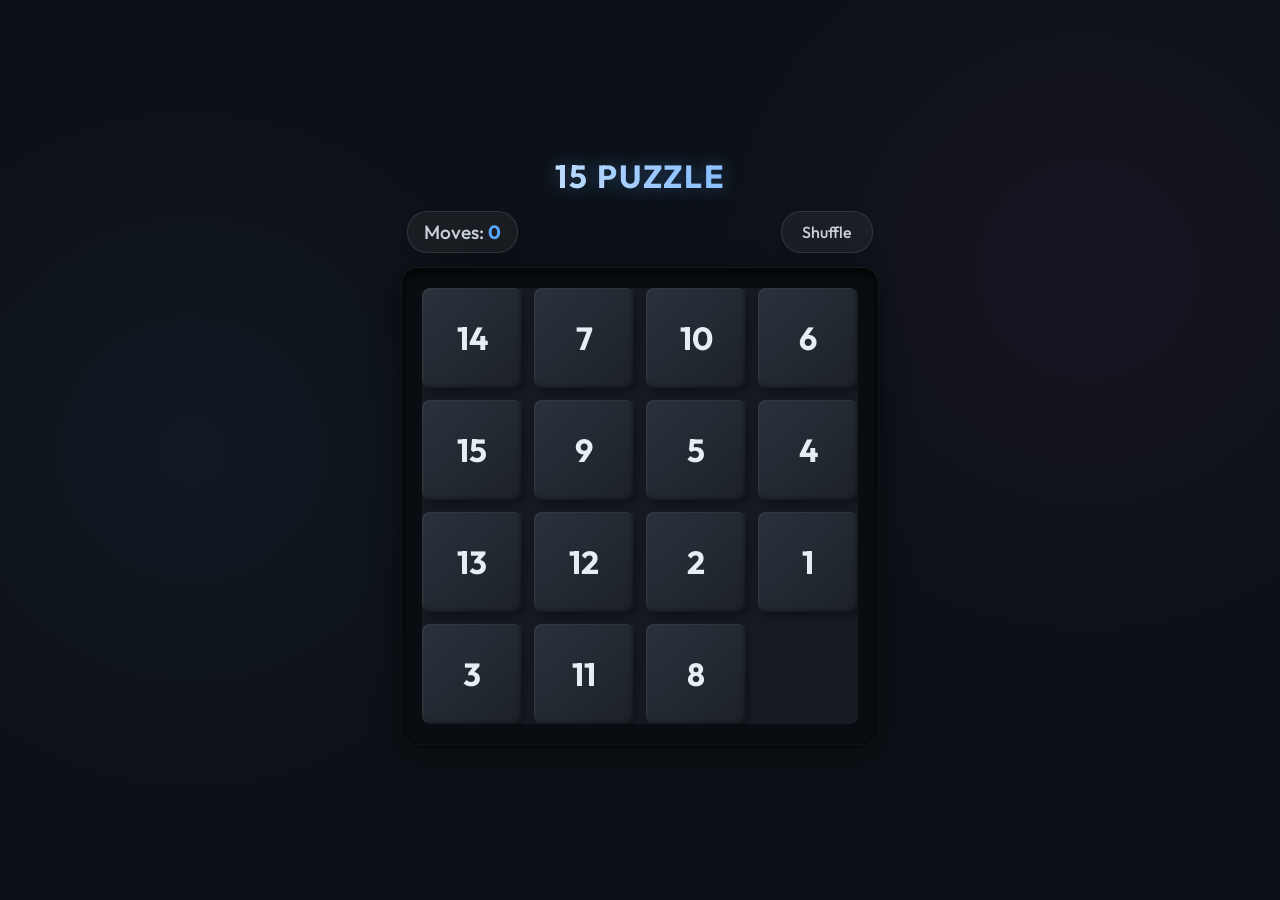
<file: index.html>
<!DOCTYPE html>
<html lang="en">
<head>
    <meta charset="UTF-8">
    <meta name="viewport" content="width=device-width, initial-scale=1.0, maximum-scale=1.0, user-scalable=no">
    <title>15 Puzzle Premium</title>
    <link rel="preconnect" href="https://fonts.googleapis.com">
    <link rel="preconnect" href="https://fonts.gstatic.com" crossorigin>
    <link href="https://fonts.googleapis.com/css2?family=Outfit:wght@300;500;700&display=swap" rel="stylesheet">
    <link rel="stylesheet" href="style.css">
</head>
<body>
    <div class="app-container">
        <header>
            <h1>15 PUZZLE</h1>
            <div class="stats">
                <div class="moves-container">Moves: <span id="move-counter" class="highlight">0</span></div>
                <button id="shuffle-btn" class="glass-btn">Shuffle</button>
            </div>
        </header>

        <main>
            <div id="board-housing">
                <div id="board"></div>
            </div>
        </main>
    </div>

    <div id="win-modal" class="modal hidden">
        <div class="modal-content glass-panel">
            <h2>Congratulations!</h2>
            <p>You solved the puzzle in <span id="final-moves" class="highlight">0</span> moves.</p>
            <button id="play-again-btn" class="glass-btn primary">Play Again</button>
        </div>
    </div>

    <script src="script.js"></script>
</body>
</html>
</file>
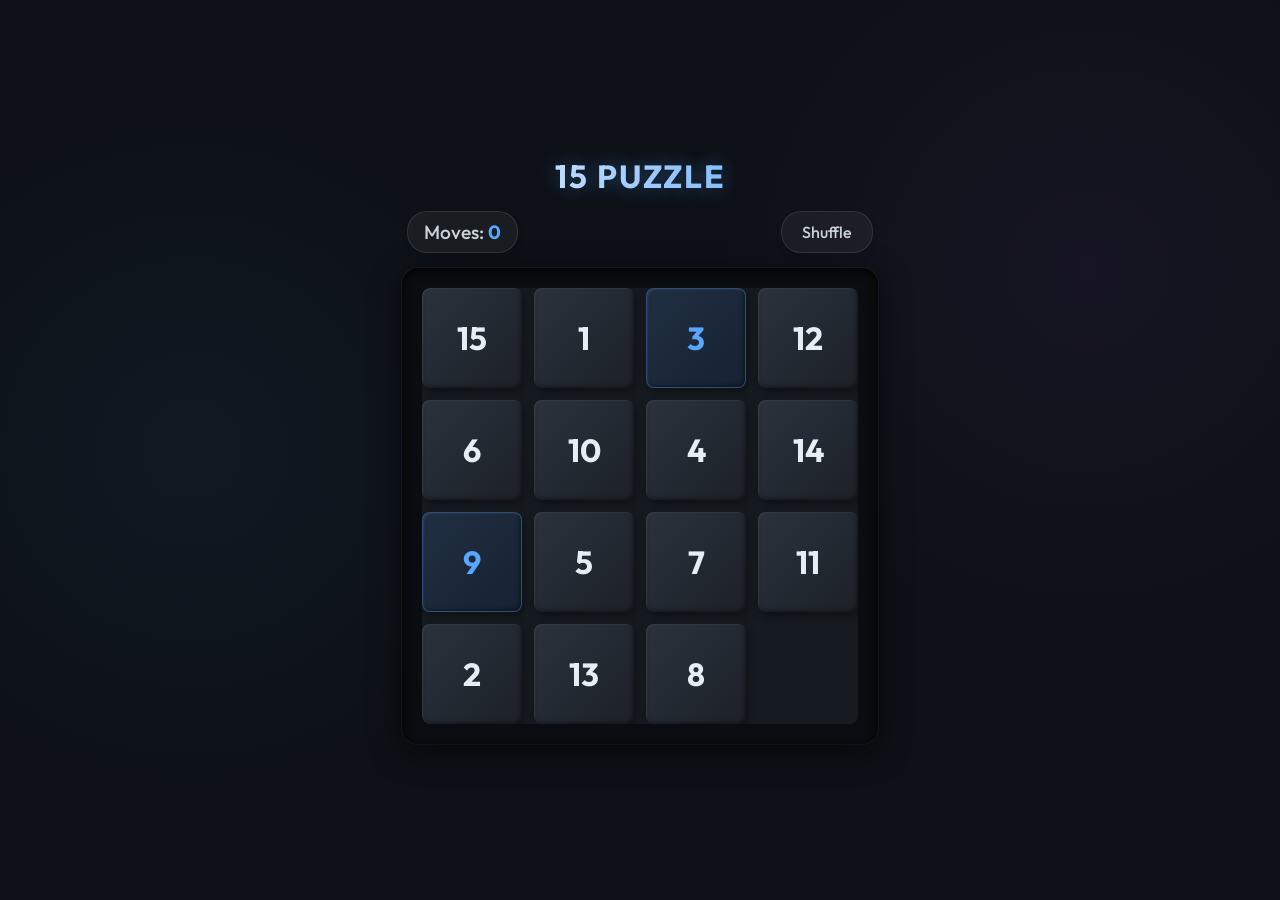
<file: embed.html>
<!DOCTYPE html>
<html lang="en">
<head>
    <meta charset="UTF-8">
    <meta name="viewport" content="width=device-width, initial-scale=1.0, maximum-scale=1.0, user-scalable=no">
    <title>15 Puzzle Premium</title>
    <link rel="preconnect" href="https://fonts.googleapis.com">
    <link rel="preconnect" href="https://fonts.gstatic.com" crossorigin>
    <link href="https://fonts.googleapis.com/css2?family=Outfit:wght@300;500;700&display=swap" rel="stylesheet">
    <style>
:root {
    --bg-color: #0d1117;
    --board-bg: #161b22;
    --tile-color: #21262d;
    --text-primary: #c9d1d9;
    --accent: #58a6ff;
    --accent-glow: rgba(88, 166, 255, 0.4);
    --tile-size: 55px;
    --gap: 5px;
    --board-padding: 8px;
}

@media (min-width: 500px) {
    :root {
        --tile-size: 85px;
        --gap: 10px;
        --board-padding: 16px;
    }
}

@media (min-width: 768px) {
    :root {
        --tile-size: 100px;
        --gap: 12px;
        --board-padding: 20px;
    }
}

* {
    box-sizing: border-box;
    margin: 0;
    padding: 0;
    user-select: none;
    -webkit-user-select: none;
}

body {
    background-color: var(--bg-color);
    color: var(--text-primary);
    font-family: 'Outfit', sans-serif;
    display: flex;
    justify-content: center;
    align-items: center;
    min-height: 100vh;
    overflow: hidden;
    background-image: 
        radial-gradient(circle at 15% 50%, rgba(88, 166, 255, 0.05), transparent 30%),
        radial-gradient(circle at 85% 30%, rgba(200, 88, 255, 0.05), transparent 30%);
}

.app-container {
    display: flex;
    flex-direction: column;
    align-items: center;
    gap: 15px;
}

header {
    text-align: center;
    width: 100%;
}

h1 {
    font-size: 2rem;
    font-weight: 700;
    letter-spacing: 2px;
    margin-bottom: 15px;
    background: linear-gradient(90deg, #fff, var(--accent));
    -webkit-background-clip: text;
    -webkit-text-fill-color: transparent;
    text-shadow: 0 0 20px var(--accent-glow);
}

.stats {
    display: flex;
    align-items: center;
    justify-content: space-between;
    width: 100%;
    padding: 0 5px;
    gap: 20px;
}

.moves-container {
    font-size: 1.2rem;
    font-weight: 500;
    background: rgba(255, 255, 255, 0.05);
    padding: 8px 16px;
    border-radius: 20px;
    border: 1px solid rgba(255, 255, 255, 0.1);
    box-shadow: 0 4px 6px rgba(0,0,0,0.1);
}

.highlight {
    color: var(--accent);
    font-weight: 700;
}

.glass-btn {
    background: rgba(255, 255, 255, 0.05);
    border: 1px solid rgba(255, 255, 255, 0.1);
    color: var(--text-primary);
    padding: 10px 20px;
    border-radius: 20px;
    font-family: 'Outfit', sans-serif;
    font-size: 1rem;
    font-weight: 500;
    cursor: pointer;
    transition: all 0.3s ease;
    backdrop-filter: blur(10px);
    box-shadow: 0 4px 6px rgba(0,0,0,0.1);
}

.glass-btn:hover {
    background: rgba(255, 255, 255, 0.1);
    transform: translateY(-2px);
    box-shadow: 0 6px 15px rgba(0, 0, 0, 0.3);
}

.glass-btn:active {
    transform: translateY(0);
}

.glass-btn.primary {
    background: var(--accent);
    color: #fff;
    border: none;
    font-weight: 700;
    box-shadow: 0 4px 15px var(--accent-glow);
}

.glass-btn.primary:hover {
    background: #408bef;
    box-shadow: 0 6px 20px var(--accent-glow);
}

#board-housing {
    background: #090c10;
    padding: var(--board-padding);
    border-radius: 16px;
    box-shadow: 
        inset 0 4px 10px rgba(0,0,0,0.8),
        0 8px 30px rgba(0,0,0,0.6),
        0 0 0 1px rgba(255,255,255,0.05);
}

#board {
    position: relative;
    width: calc(var(--tile-size) * 4 + var(--gap) * 3);
    height: calc(var(--tile-size) * 4 + var(--gap) * 3);
    background: var(--board-bg);
    border-radius: 8px;
    overflow: hidden;
}

.tile {
    position: absolute;
    top: 0;
    left: 0;
    width: var(--tile-size);
    height: var(--tile-size);
    background: linear-gradient(135deg, #2b323c, #1c2128);
    border-radius: 8px;
    display: flex;
    justify-content: center;
    align-items: center;
    font-size: 2rem;
    font-weight: 700;
    color: #e6edf3;
    cursor: grab;
    box-shadow: 
        inset 1px 1px 2px rgba(255,255,255,0.1),
        inset -1px -1px 4px rgba(0,0,0,0.5),
        2px 4px 8px rgba(0,0,0,0.4);
    transition: transform 0.15s cubic-bezier(0.2, 0.8, 0.2, 1);
    touch-action: none;
    z-index: 1;
}

.tile:active, .tile.dragging {
    cursor: grabbing;
    z-index: 10;
    transition: none; 
    box-shadow: 
        inset 1px 1px 2px rgba(255,255,255,0.1),
        inset -1px -1px 4px rgba(0,0,0,0.5),
        4px 8px 16px rgba(0,0,0,0.6);
}

.tile.correct {
    background: linear-gradient(135deg, rgba(88, 166, 255, 0.15), rgba(40, 100, 200, 0.1));
    border: 1px solid rgba(88, 166, 255, 0.3);
    color: var(--accent);
}

.modal {
    position: fixed;
    top: 0; left: 0; width: 100%; height: 100%;
    background: rgba(0, 0, 0, 0.7);
    backdrop-filter: blur(8px);
    display: flex;
    justify-content: center;
    align-items: center;
    z-index: 100;
    opacity: 1;
    transition: opacity 0.4s ease;
}

.modal.hidden {
    opacity: 0;
    pointer-events: none;
}

.modal-content {
    background: rgba(22, 27, 34, 0.85);
    border: 1px solid rgba(255, 255, 255, 0.1);
    padding: 40px;
    border-radius: 20px;
    text-align: center;
    box-shadow: 0 20px 50px rgba(0,0,0,0.6);
    transform: scale(1);
    transition: transform 0.4s cubic-bezier(0.175, 0.885, 0.32, 1.275);
}

.modal.hidden .modal-content {
    transform: scale(0.8);
}

.modal-content h2 {
    font-size: 2.5rem;
    margin-bottom: 5px;
    color: var(--accent);
    text-shadow: 0 0 15px var(--accent-glow);
}

.modal-content p {
    font-size: 1.2rem;
    margin-bottom: 25px;
    color: #8b949e;
}

    </style>
</head>
<body>
    <div class="app-container">
        <header>
            <h1>15 PUZZLE</h1>
            <div class="stats">
                <div class="moves-container">Moves: <span id="move-counter" class="highlight">0</span></div>
                <button id="shuffle-btn" class="glass-btn">Shuffle</button>
            </div>
        </header>

        <main>
            <div id="board-housing">
                <div id="board"></div>
            </div>
        </main>
    </div>

    <div id="win-modal" class="modal hidden">
        <div class="modal-content glass-panel">
            <h2>Congratulations!</h2>
            <p>You solved the puzzle in <span id="final-moves" class="highlight">0</span> moves.</p>
            <button id="play-again-btn" class="glass-btn primary">Play Again</button>
        </div>
    </div>

    <script>
const BOARD_SIZE = 4;
let tiles = [];
let moves = 0;
let isSolved = false;
let isDragging = false;
let dragData = null;

const boardEl = document.getElementById('board');
const movesEl = document.getElementById('move-counter');
const shuffleBtn = document.getElementById('shuffle-btn');
const winModal = document.getElementById('win-modal');
const playAgainBtn = document.getElementById('play-again-btn');
const finalMovesEl = document.getElementById('final-moves');
const tileElements = {};

function init() {
    createTileElements();
    shuffleBoard();
    updateMoves();
    renderBoard();

    shuffleBtn.addEventListener('click', () => {
        if(isDragging) return;
        shuffleBoard();
        moves = 0;
        updateMoves();
        renderBoard();
    });

    playAgainBtn.addEventListener('click', () => {
        winModal.classList.add('hidden');
        shuffleBoard();
        moves = 0;
        updateMoves();
        renderBoard();
    });

    window.addEventListener('resize', () => {
        if (!isDragging) renderBoard();
    });
}

function getGridMetrics() {
    let tileSize = 55;
    let gap = 5;
    if (tileElements[1]) {
        tileSize = tileElements[1].offsetWidth;
        // Read gap directly from CSS variables
        const rootStyles = getComputedStyle(document.documentElement);
        const gapVal = rootStyles.getPropertyValue('--gap').trim();
        if (gapVal.endsWith('px')) {
            gap = parseFloat(gapVal);
        }
    }
    return { tileSize, gap };
}

function createTileElements() {
    boardEl.innerHTML = '';
    for (let i = 1; i < BOARD_SIZE * BOARD_SIZE; i++) {
        const tile = document.createElement('div');
        tile.className = 'tile';
        tile.textContent = i;
        tile.dataset.value = i;
        tile.addEventListener('pointerdown', handlePointerDown);
        boardEl.appendChild(tile);
        tileElements[i] = tile;
    }
}

function handlePointerDown(e) {
    if (isSolved || isDragging) return;
    
    const value = parseInt(e.target.dataset.value);
    const index = tiles.indexOf(value);
    const empIndex = tiles.indexOf(0);
    
    const startCol = index % BOARD_SIZE;
    const startRow = Math.floor(index / BOARD_SIZE);
    
    const empCol = empIndex % BOARD_SIZE;
    const empRow = Math.floor(empIndex / BOARD_SIZE);
    
    // Check if clicked tile is adjacent to empty tile
    const dist = Math.abs(startCol - empCol) + Math.abs(startRow - empRow);
    if (dist !== 1) return;
    
    isDragging = true;
    e.target.setPointerCapture(e.pointerId);
    e.target.classList.add('dragging');
    
    const { tileSize, gap } = getGridMetrics();
    const step = tileSize + gap;
    
    dragData = {
        pointerId: e.pointerId,
        value,
        index,
        empIndex,
        startX: e.clientX,
        startY: e.clientY,
        startCol, startRow,
        empCol, empRow,
        elem: e.target,
        deltaX: 0,
        deltaY: 0,
        step,
        baseTranslateX: startCol * step,
        baseTranslateY: startRow * step
    };
    
    e.target.addEventListener('pointermove', handlePointerMove);
    e.target.addEventListener('pointerup', handlePointerUp);
    e.target.addEventListener('pointercancel', handlePointerUp);
}

function handlePointerMove(e) {
    if (!isDragging || !dragData || e.pointerId !== dragData.pointerId) return;
    
    const { startX, startY, startCol, startRow, empCol, empRow, elem, step, baseTranslateX, baseTranslateY } = dragData;
    let dx = e.clientX - startX;
    let dy = e.clientY - startY;
    
    // Constrain logic so that a tile can only slide towards the exact empty slot
    if (startCol === empCol) {
        dx = 0;
        if (empRow > startRow) dy = Math.max(0, Math.min(dy, step));
        else dy = Math.max(-step, Math.min(dy, 0));
    } else {
        dy = 0;
        if (empCol > startCol) dx = Math.max(0, Math.min(dx, step));
        else dx = Math.max(-step, Math.min(dx, 0));
    }
    
    dragData.deltaX = dx;
    dragData.deltaY = dy;
    
    elem.style.transform = `translate(${baseTranslateX + dx}px, ${baseTranslateY + dy}px)`;
}

function handlePointerUp(e) {
    if (!isDragging || !dragData || e.pointerId !== dragData.pointerId) return;
    
    const { elem, deltaX, deltaY, index, empIndex, step } = dragData;
    
    elem.removeEventListener('pointermove', handlePointerMove);
    elem.removeEventListener('pointerup', handlePointerUp);
    elem.removeEventListener('pointercancel', handlePointerUp);
    elem.releasePointerCapture(e.pointerId);
    elem.classList.remove('dragging');
    
    const movedDist = Math.abs(deltaX) + Math.abs(deltaY);
    const isCancel = e.type === 'pointercancel';
    const isTap = movedDist < 5; // tap threshold
    const isDragOverHalf = movedDist > step / 2; // dragged past half a block
    
    if (!isCancel && (isDragOverHalf || isTap)) {
        tiles[empIndex] = dragData.value;
        tiles[index] = 0;
        moves++;
        updateMoves();
        checkWin();
    }
    
    isDragging = false;
    dragData = null;
    
    renderBoard();
    
    if (isSolved) {
        setTimeout(showWin, 200);
    }
}

function updateMoves() {
    movesEl.textContent = moves;
}

function shuffleBoard() {
    let solvable = false;
    while (!solvable) {
        const numbers = Array.from({length: 15}, (_, i) => i + 1);
        for (let i = numbers.length - 1; i > 0; i--) {
            const j = Math.floor(Math.random() * (i + 1));
            [numbers[i], numbers[j]] = [numbers[j], numbers[i]];
        }
        
        // Put empty block at the bottom right end
        tiles = [...numbers, 0];
        
        let inversions = 0;
        for (let i = 0; i < 15; i++) {
            for (let j = i + 1; j < 15; j++) {
                if (tiles[i] > tiles[j]) inversions++;
            }
        }
        
        // Even inversions -> solvable with empty place on bottom right (even row counting up)
        if (inversions % 2 === 0) {
            solvable = true;
        } else {
            // Swap to turn odd inversions to even
            [tiles[0], tiles[1]] = [tiles[1], tiles[0]];
            solvable = true;
        }
    }
    isSolved = false;
}

function renderBoard() {
    const { tileSize, gap } = getGridMetrics();
    const step = tileSize + gap;
    
    for (let i = 0; i < BOARD_SIZE * BOARD_SIZE; i++) {
        const val = tiles[i];
        if (val === 0) continue;
        
        const col = i % BOARD_SIZE;
        const row = Math.floor(i / BOARD_SIZE);
        
        const elem = tileElements[val];
        elem.style.transform = `translate(${col * step}px, ${row * step}px)`;
        
        if (val === i + 1) {
            elem.classList.add('correct');
        } else {
            elem.classList.remove('correct');
        }
    }
}

function checkWin() {
    isSolved = true;
    for (let i = 0; i < BOARD_SIZE * BOARD_SIZE - 1; i++) {
        if (tiles[i] !== i + 1) {
            isSolved = false;
            break;
        }
    }
    if (tiles[15] !== 0) isSolved = false;
}

function showWin() {
    finalMovesEl.textContent = moves;
    winModal.classList.remove('hidden');
}

// Start game
init();
    </script>
</body>
</html>
</file>
<file: style.css>
:root {
    --bg-color: #0d1117;
    --board-bg: #161b22;
    --tile-color: #21262d;
    --text-primary: #c9d1d9;
    --accent: #58a6ff;
    --accent-glow: rgba(88, 166, 255, 0.4);
    --tile-size: 55px;
    --gap: 5px;
    --board-padding: 8px;
}

@media (min-width: 500px) {
    :root {
        --tile-size: 85px;
        --gap: 10px;
        --board-padding: 16px;
    }
}

@media (min-width: 768px) {
    :root {
        --tile-size: 100px;
        --gap: 12px;
        --board-padding: 20px;
    }
}

* {
    box-sizing: border-box;
    margin: 0;
    padding: 0;
    user-select: none;
    -webkit-user-select: none;
}

body {
    background-color: var(--bg-color);
    color: var(--text-primary);
    font-family: 'Outfit', sans-serif;
    display: flex;
    justify-content: center;
    align-items: center;
    min-height: 100vh;
    overflow: hidden;
    background-image: 
        radial-gradient(circle at 15% 50%, rgba(88, 166, 255, 0.05), transparent 30%),
        radial-gradient(circle at 85% 30%, rgba(200, 88, 255, 0.05), transparent 30%);
}

.app-container {
    display: flex;
    flex-direction: column;
    align-items: center;
    gap: 15px;
}

header {
    text-align: center;
    width: 100%;
}

h1 {
    font-size: 2rem;
    font-weight: 700;
    letter-spacing: 2px;
    margin-bottom: 15px;
    background: linear-gradient(90deg, #fff, var(--accent));
    -webkit-background-clip: text;
    -webkit-text-fill-color: transparent;
    text-shadow: 0 0 20px var(--accent-glow);
}

.stats {
    display: flex;
    align-items: center;
    justify-content: space-between;
    width: 100%;
    padding: 0 5px;
    gap: 20px;
}

.moves-container {
    font-size: 1.2rem;
    font-weight: 500;
    background: rgba(255, 255, 255, 0.05);
    padding: 8px 16px;
    border-radius: 20px;
    border: 1px solid rgba(255, 255, 255, 0.1);
    box-shadow: 0 4px 6px rgba(0,0,0,0.1);
}

.highlight {
    color: var(--accent);
    font-weight: 700;
}

.glass-btn {
    background: rgba(255, 255, 255, 0.05);
    border: 1px solid rgba(255, 255, 255, 0.1);
    color: var(--text-primary);
    padding: 10px 20px;
    border-radius: 20px;
    font-family: 'Outfit', sans-serif;
    font-size: 1rem;
    font-weight: 500;
    cursor: pointer;
    transition: all 0.3s ease;
    backdrop-filter: blur(10px);
    box-shadow: 0 4px 6px rgba(0,0,0,0.1);
}

.glass-btn:hover {
    background: rgba(255, 255, 255, 0.1);
    transform: translateY(-2px);
    box-shadow: 0 6px 15px rgba(0, 0, 0, 0.3);
}

.glass-btn:active {
    transform: translateY(0);
}

.glass-btn.primary {
    background: var(--accent);
    color: #fff;
    border: none;
    font-weight: 700;
    box-shadow: 0 4px 15px var(--accent-glow);
}

.glass-btn.primary:hover {
    background: #408bef;
    box-shadow: 0 6px 20px var(--accent-glow);
}

#board-housing {
    background: #090c10;
    padding: var(--board-padding);
    border-radius: 16px;
    box-shadow: 
        inset 0 4px 10px rgba(0,0,0,0.8),
        0 8px 30px rgba(0,0,0,0.6),
        0 0 0 1px rgba(255,255,255,0.05);
}

#board {
    position: relative;
    width: calc(var(--tile-size) * 4 + var(--gap) * 3);
    height: calc(var(--tile-size) * 4 + var(--gap) * 3);
    background: var(--board-bg);
    border-radius: 8px;
    overflow: hidden;
}

.tile {
    position: absolute;
    top: 0;
    left: 0;
    width: var(--tile-size);
    height: var(--tile-size);
    background: linear-gradient(135deg, #2b323c, #1c2128);
    border-radius: 8px;
    display: flex;
    justify-content: center;
    align-items: center;
    font-size: 2rem;
    font-weight: 700;
    color: #e6edf3;
    cursor: grab;
    box-shadow: 
        inset 1px 1px 2px rgba(255,255,255,0.1),
        inset -1px -1px 4px rgba(0,0,0,0.5),
        2px 4px 8px rgba(0,0,0,0.4);
    transition: transform 0.15s cubic-bezier(0.2, 0.8, 0.2, 1);
    touch-action: none;
    z-index: 1;
}

.tile:active, .tile.dragging {
    cursor: grabbing;
    z-index: 10;
    transition: none; 
    box-shadow: 
        inset 1px 1px 2px rgba(255,255,255,0.1),
        inset -1px -1px 4px rgba(0,0,0,0.5),
        4px 8px 16px rgba(0,0,0,0.6);
}

.tile.correct {
    background: linear-gradient(135deg, rgba(88, 166, 255, 0.15), rgba(40, 100, 200, 0.1));
    border: 1px solid rgba(88, 166, 255, 0.3);
    color: var(--accent);
}

.modal {
    position: fixed;
    top: 0; left: 0; width: 100%; height: 100%;
    background: rgba(0, 0, 0, 0.7);
    backdrop-filter: blur(8px);
    display: flex;
    justify-content: center;
    align-items: center;
    z-index: 100;
    opacity: 1;
    transition: opacity 0.4s ease;
}

.modal.hidden {
    opacity: 0;
    pointer-events: none;
}

.modal-content {
    background: rgba(22, 27, 34, 0.85);
    border: 1px solid rgba(255, 255, 255, 0.1);
    padding: 40px;
    border-radius: 20px;
    text-align: center;
    box-shadow: 0 20px 50px rgba(0,0,0,0.6);
    transform: scale(1);
    transition: transform 0.4s cubic-bezier(0.175, 0.885, 0.32, 1.275);
}

.modal.hidden .modal-content {
    transform: scale(0.8);
}

.modal-content h2 {
    font-size: 2.5rem;
    margin-bottom: 5px;
    color: var(--accent);
    text-shadow: 0 0 15px var(--accent-glow);
}

.modal-content p {
    font-size: 1.2rem;
    margin-bottom: 25px;
    color: #8b949e;
}
</file>
